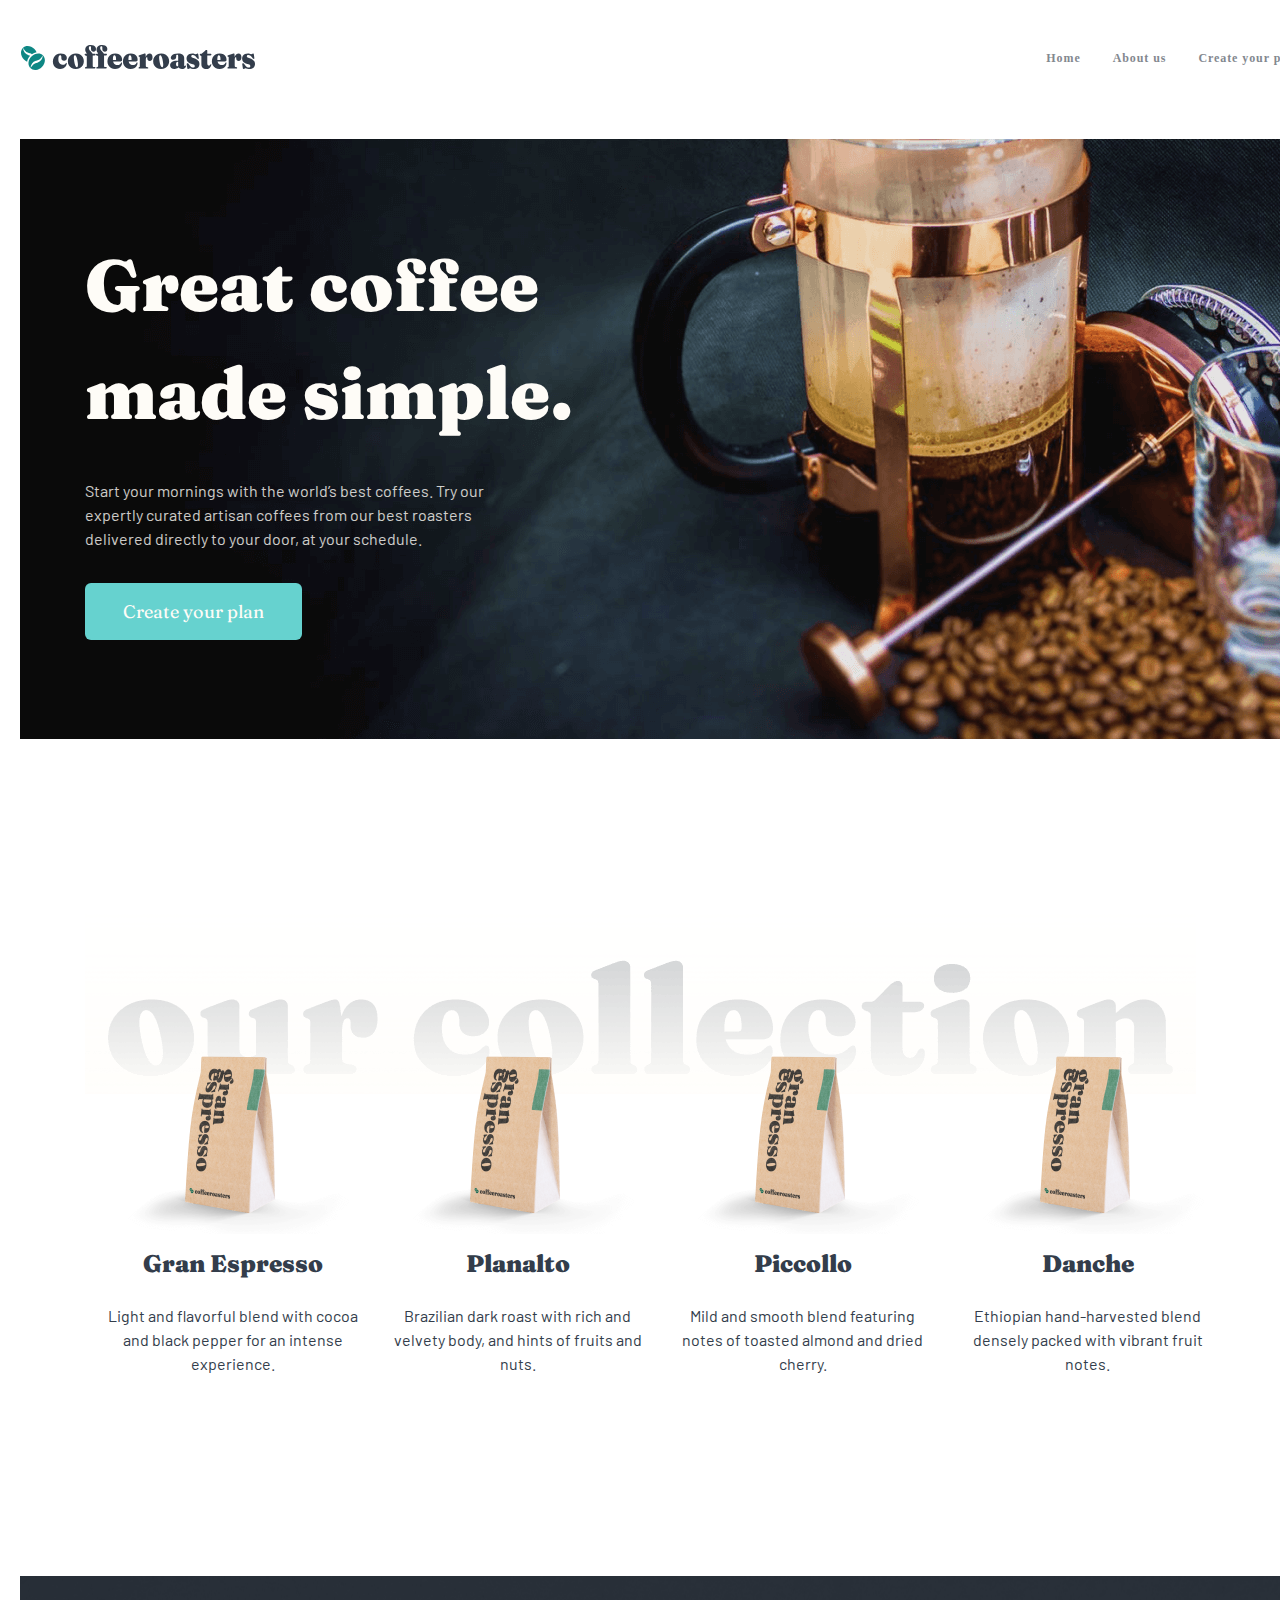
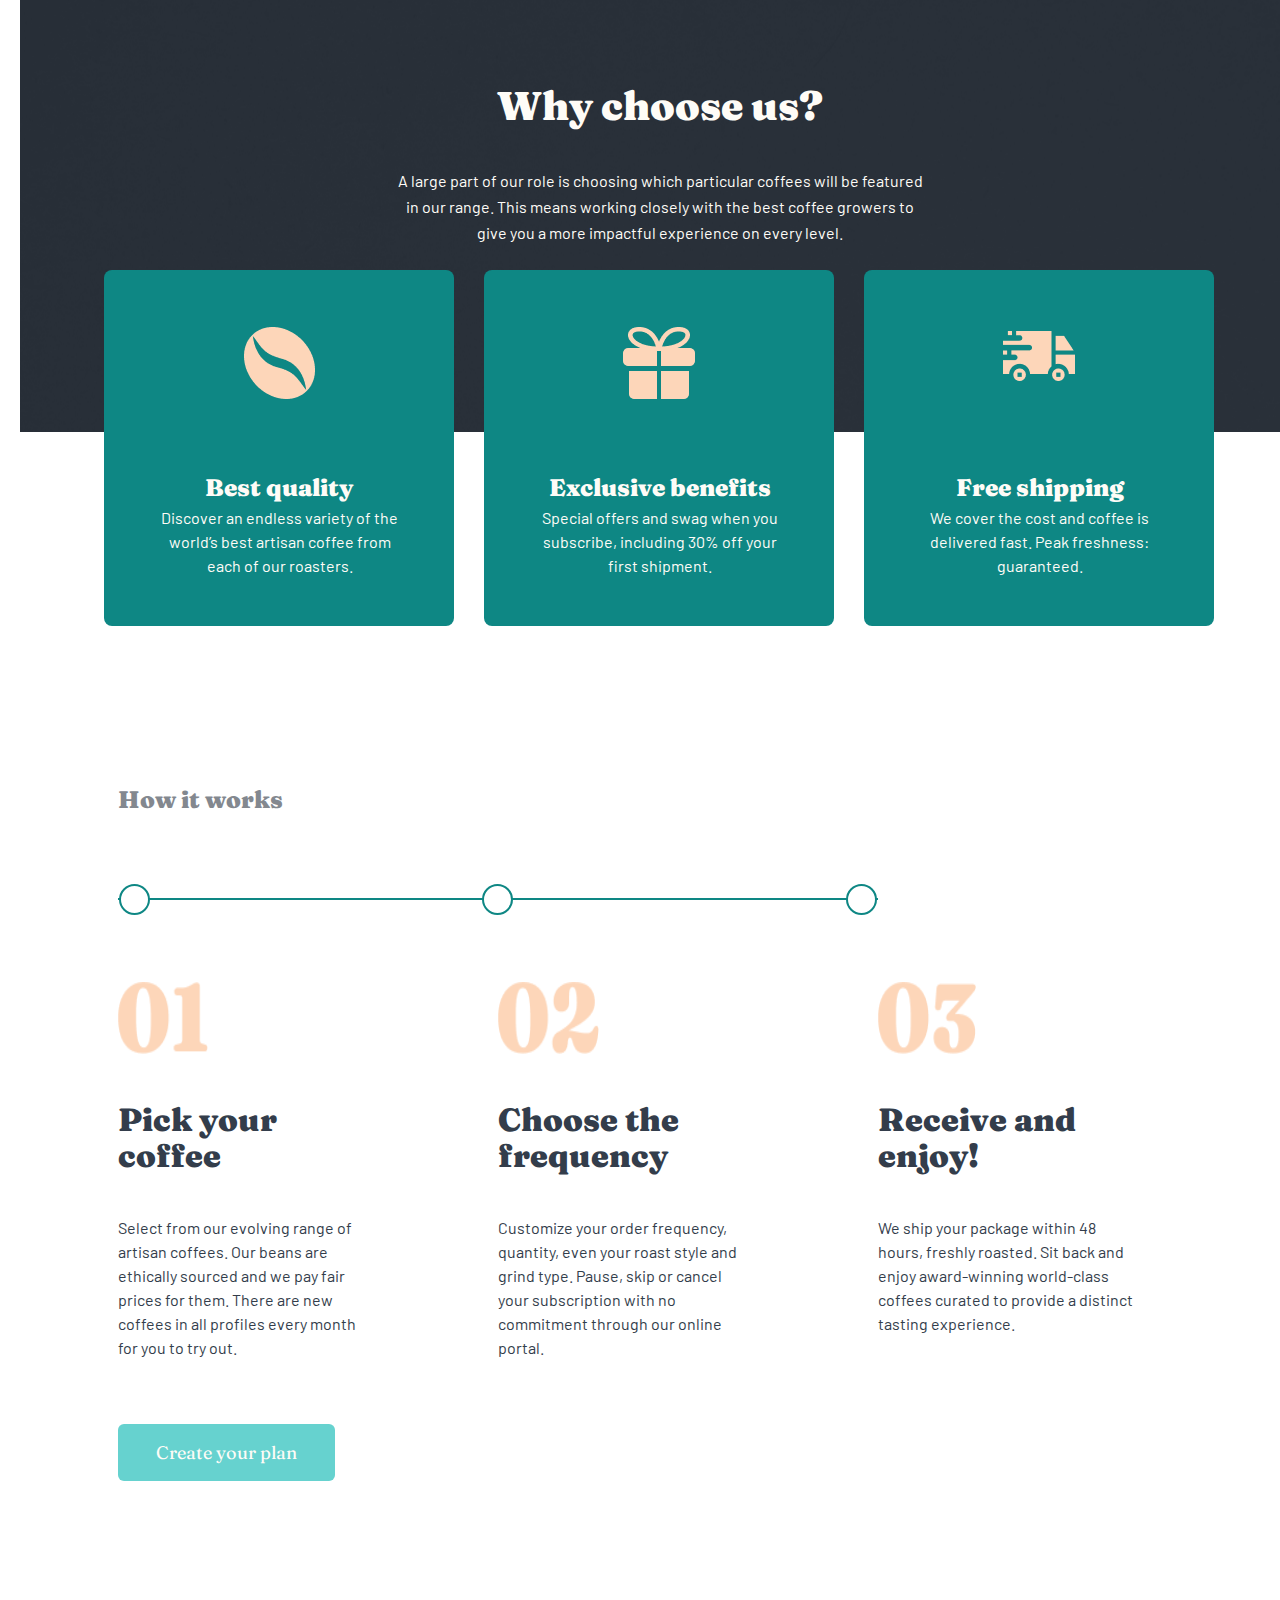
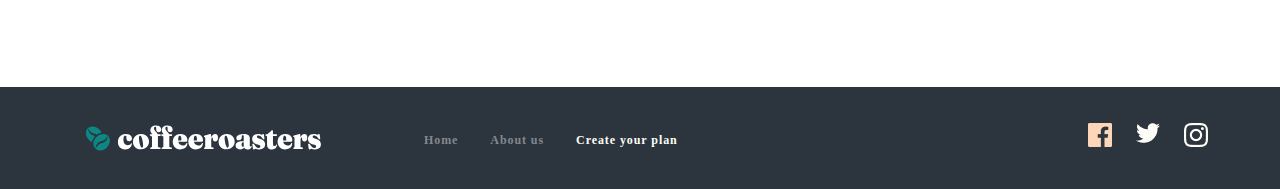
<file: index.html>
<!DOCTYPE html>
<html lang="en">
<head>
    <meta charset="UTF-8">
    <meta http-equiv="X-UA-Compatible" content="IE=edge">
    <meta name="viewport" content="width=device-width, initial-scale=1.0">
    <link rel="stylesheet" href="./css/main.min.css">
    <title>Document</title>
</head>
<body>
    <!-- HEADER  -->
    <header class="header">
        
        <div class="container">
            
            <a  class="cite__logo" href="./index.html">
                <img class="logo__img"
                src="./images/logo-img.svg" 
                alt="cofferoasters logo image"
                width="236"
                height="26" >
            </a>
            <!-- NAV  -->
            <nav class="nav__bar">
                
                <ul class="nav__list">
                    
                    <li class="nav__item">
                        <a class="nav__link" href="./index.html"  >Home
                        </a> </li>
                        
                        <li class="nav__item">
                            <a class="nav__link" href="./about.html" >About us </a> </li>
                            
                            <li class="nav__item">
                                <a class="nav__link" href="./plan.html" >Create your plan </a> </li>
                                
                            </ul>
                            
                        </nav>
                        
                    </div>
                    
                </header>
                
                <!-- MAIN-->
                <main class="main">
                    <!-- HERO  -->
                    <section class="hero">
                        
                        <div class="container">
                            <h1 class="hero__heading">
                                Great coffee
                                made simple.
                            </h1>
                            
                            <p class="hero__paragraph">
                                Start your mornings with the world’s best coffees. Try our expertly curated artisan coffees from our best roasters delivered directly to your door, at your schedule.
                            </p>
                            
                            <a class="hero__link button" 
                            href="#" 
                            title="Create your plan">Create your plan</a>
                            
                        </div>
                        
                    </section>
                    <!-- TYPES COFFE  -->
                    <section class="types__cofe">
                        
                        <div class="container__smal">
                            
                            <ul class="types__coffe__list">
                                
                                <li class="types__coffe__item">
                                    
                                    <h2 class="types__coffe_heading">
                                        Gran Espresso
                                    </h2>
                                    
                                    <p class="types__coffe__paragraph">
                                        Light and flavorful blend with cocoa and black pepper for an intense experience.
                                    </p>
                                    
                                </li>
                                
                                <li class="types__coffe__item">
                                    
                                    <h2 class="types__coffe_heading">
                                        Planalto
                                    </h2>
                                    
                                    <p class="types__coffe__paragraph">
                                        Brazilian dark roast with rich and velvety body, and hints of fruits and nuts.
                                    </p>
                                    
                                </li>
                                
                                <li class="types__coffe__item">
                                    
                                    <h2 class="types__coffe_heading">
                                        Piccollo    
                                    </h2>
                                    
                                    <p class="types__coffe__paragraph">
                                        Mild and smooth blend featuring notes of toasted almond and dried cherry.
                                    </p>
                                    
                                </li>
                                
                                <li class="types__coffe__item">
                                    
                                    <h2 class="types__coffe_heading">
                                        Danche
                                    </h2>
                                    
                                    <p class="types__coffe__paragraph">
                                        Ethiopian hand-harvested blend densely packed with vibrant fruit notes.
                                    </p>
                                    
                                </li>
                                
                            </ul>
                            
                        </div>
                        
                    </section>
                    
                    <section class="servises">
                        
                        <div class="container">
                            
                            <div class="servises__info">
                                
                                <h2 class="servises__heading">
                                    
                                    Why choose us?
                                    
                                </h2>
                                
                                <p class="servises__paragraph">
                                    
                                    A large part of our role is choosing which particular coffees will be featured 
                                    in our range. This means working closely with the best coffee growers to give 
                                    you a more impactful experience on every level.
                                    
                                </p>
                                
                            </div>
                            <ul class="servises_list">
                                
                                <li class="servises__item__quality">
                                    
                                    <h2 class="servises__item__heading">
                                        
                                        Best quality
                                        
                                    </h2>
                                    
                                    <p class="servises__item__paragraph">
                                        
                                        Discover an endless variety of the world’s best artisan coffee from each of our roasters.
                                        
                                    </p>
                                    
                                </li>
                                
                                <li class="servises__item__gift">
                                    
                                    <h2 class="servises__item__heading">
                                        
                                        Exclusive benefits
                                        
                                    </h2>
                                    
                                    <p class="servises__item__paragraph">
                                        
                                        Special offers and swag when you subscribe, including 30% off your first shipment.
                                        
                                    </p>
                                    
                                </li>
                                
                                <li class="servises__item__delivery">
                                    
                                    <h2 class="servises__item__heading">
                                        
                                        Free shipping
                                        
                                    </h2>
                                    
                                    <p class="servises__item__paragraph">
                                        We cover the cost and coffee is delivered fast. Peak freshness: guaranteed.
                                        
                                    </p>
                                    
                                </li>
                                
                            </ul>
                            
                        </div>
                        
                    </section>
                    
                    <section class="system__works">
                        
                        <div class="container__smal">
                            
                            <h2 class="system__works__heading">
                                How it works
                            </h2>
                            
                            <div class="line">
                                
                                <span class="line_item">
                                    
                                    <span class="over__line"></span>
                                    
                                    <span class="over__line"></span>
                                    
                                    <span class="over__line"></span>
                                    
                                </span>
                                
                            </div>
                            
                            <div class="work__stages">
                                
                                <ul class="card__list">
                                    
                                    <li class="card__item__first">
                                        
                                        <h2 class="card__heading">
                                            Pick your
                                            coffee
                                        </h2>
                                        
                                        <p class="card__paragraph">
                                            
                                            Select from our evolving range of artisan coffees. Our beans are ethically sourced and we pay fair prices for them. There are new coffees in all profiles every month for you to try out.
                                            
                                        </p>
                                        
                                    </li>
                                    
                                    <li class="card__item__second">

                                        <h2 class="card__heading">
                                            Choose the frequency
                                        </h2>
                                        
                                        <p class="card__paragraph">
                                            
                                            Customize your order frequency, quantity, even your roast style and grind type. Pause, skip or cancel your subscription with no commitment through our online portal.
                                            
                                        </p>

                                    </li>
                                    
                                    <li class="card__item__thirt">

                                        <h2 class="card__heading">
                                            Receive and enjoy!
                                        </h2>
                                        
                                        <p class="card__paragraph">
                                            
                                            We ship your package within 48 hours, freshly roasted. Sit back and enjoy award-winning world-class coffees curated to provide a distinct tasting experience.
                                            
                                        </p>

                                    </li>
                                    
                                </ul>
                                
                                <a class="hero__link button" 
                                href="#" 
                                title="Create your plan">Create your plan</a>

                            </div>
                            
                        </div>
                        
                        
                    </section>
                    
                </main>

                <footer class="footer">

                    <div class="container">

                        <a  class="cite__logo cite__logo--footer" href="./index.html">
                            <img class="logo__img"
                            src="./images/logo footer.svg" 
                            alt="cofferoasters logo image"
                            width="236"
                            height="26" >
                        </a>
                        <!-- NAV  -->
                        <nav class="nav__bar">
                            
                            <ul class="nav__list">
                                
                                <li class="nav__item">
                                    <a class="nav__link " href="./index.html"  >Home
                                    </a> </li>
                                    
                                    <li class="nav__item">
                                        <a class="nav__link" href="#" >About us </a> </li>
                                        
                                        <li class="nav__item ">
                                            <a class="nav__link nav__link--active" href="#" >Create your plan </a> </li>
                                            
                                        </ul>
                                        
                                    </nav>
                                    <!-- SOCIAL MEDIA -->
                          <ul class="social">

                              <li class="social__list">

                                  <a class="social__link" href="./index.html" >
                                      <img class="social__img" 
                                      src="./images/facebook.png"
                                      alt="social link facebook"
                                      width="24"
                                      height="24">
                                  </a>
                              </li>
                              <li class="social__list">

                                <a class="social__link" href="./index.html" >
                                    <img class="social__img" 
                                    src="./images/twiter.png"
                                    alt="social link twiter"
                                    width="24"
                                    height="20">
                                </a>
                            </li>
                            <li class="social__list">

                                <a class="social__link" href="./index.html" >
                                    <img class="social__img" 
                                    src="./images/instagram.png"
                                    alt="social link instagram"
                                    width="24"
                                    height="24">
                                </a>
                            </li>

                          </ul>
                    

                    </div>

                </footer>
                
                
            </body>
            </html>
</file>
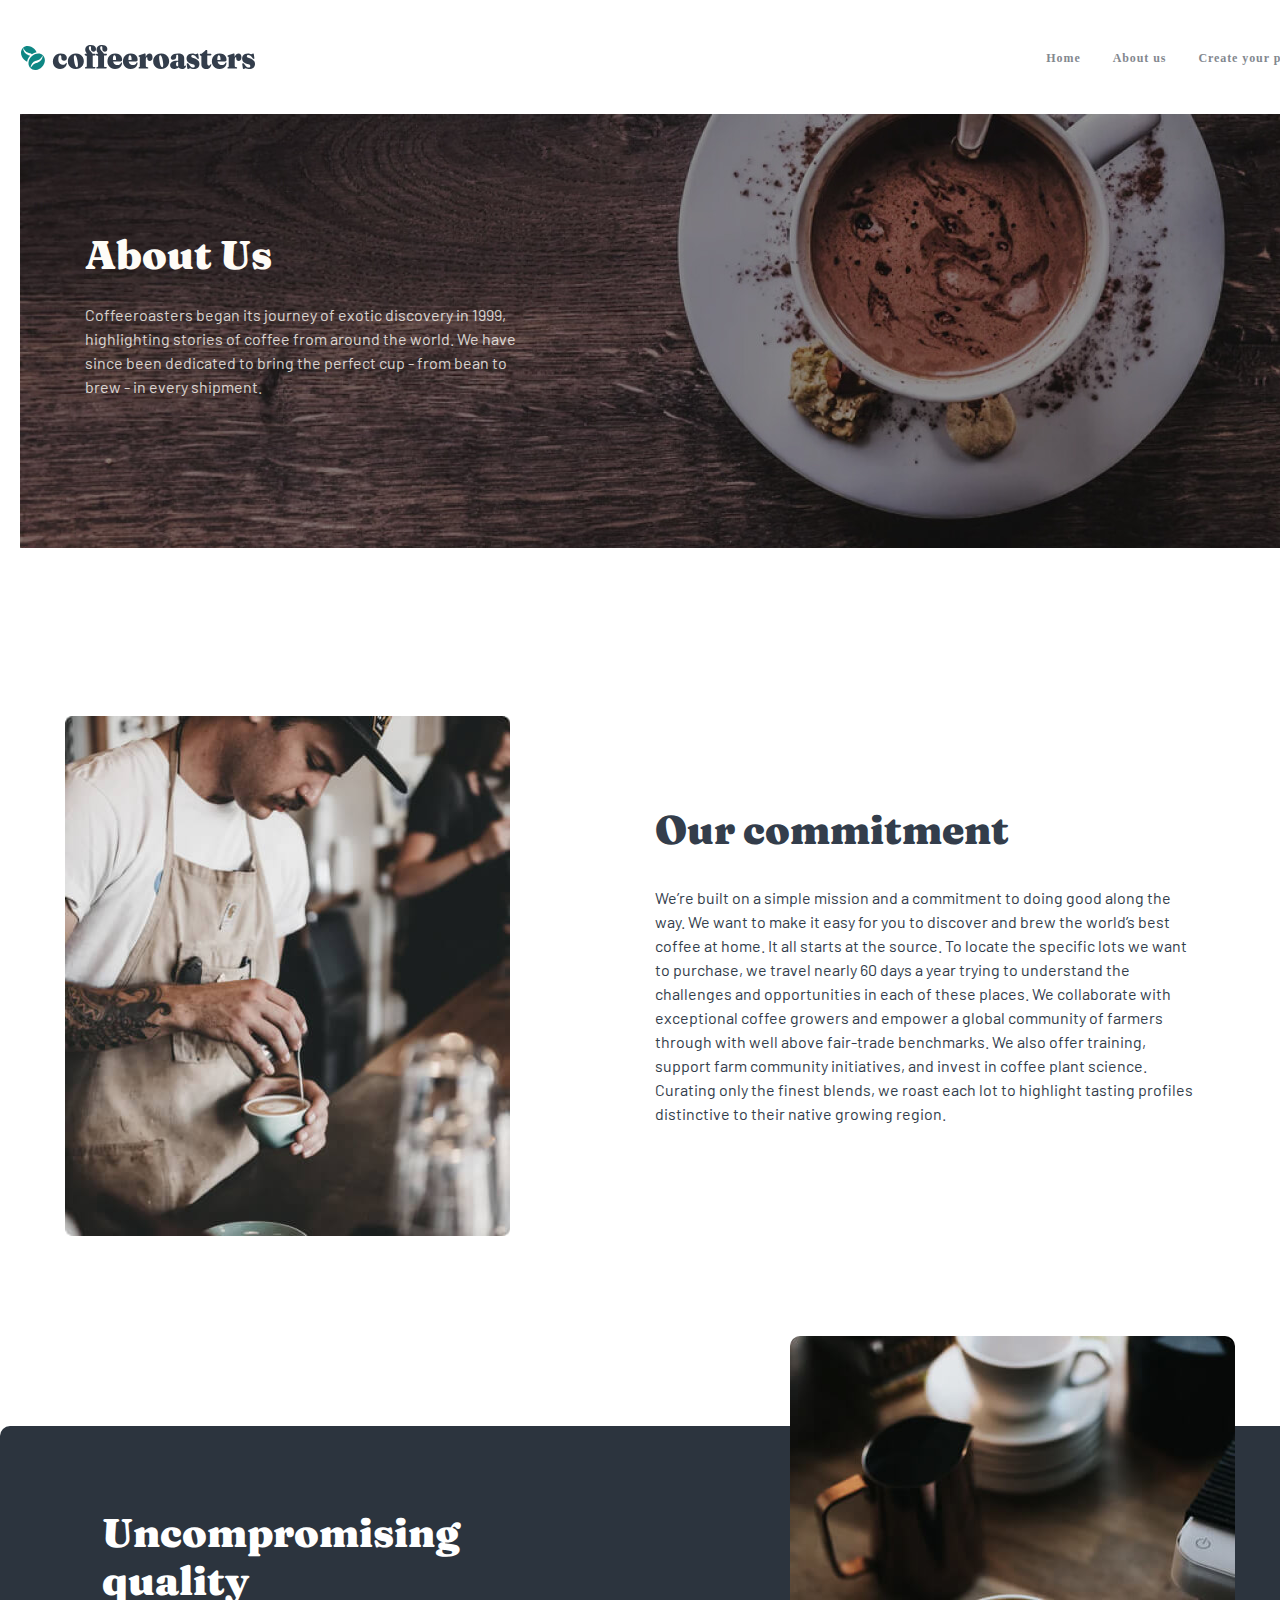
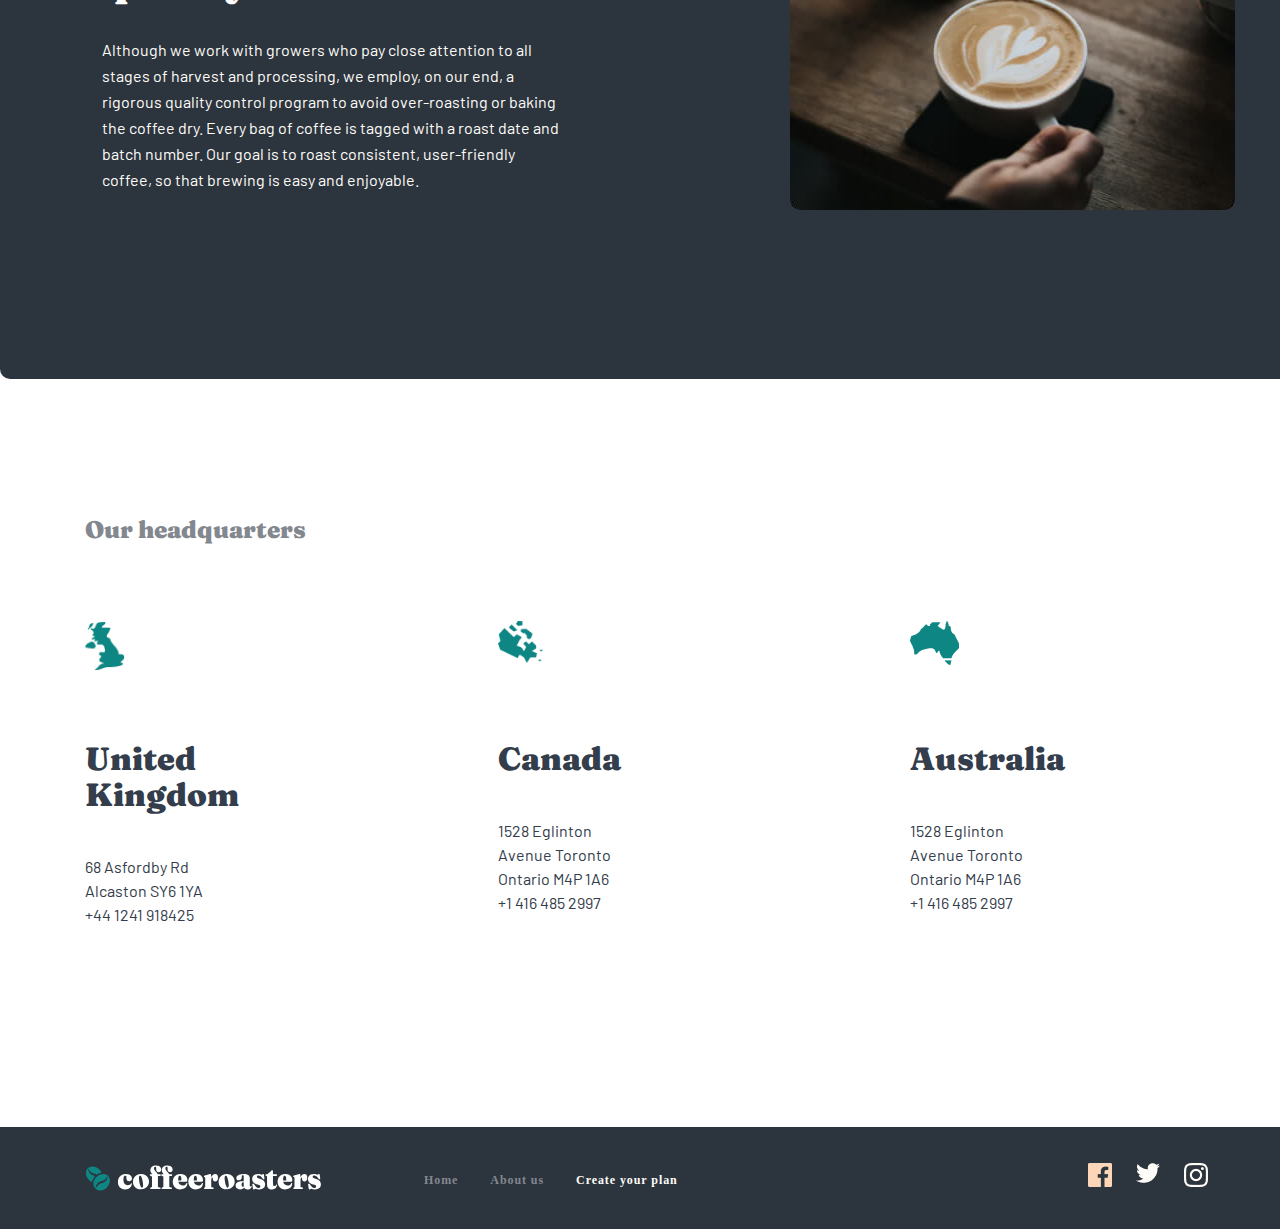
<file: about.html>
<!DOCTYPE html>
<html lang="en">
<head>
    <meta charset="UTF-8">
    <meta http-equiv="X-UA-Compatible" content="IE=edge">
    <meta name="viewport" content="width=device-width, initial-scale=1.0">
    <link rel="stylesheet" href="./css/main.min.css">
    <title>Document</title>
</head>
<body>
    
 <!-- HEADER  -->
 <header class="header">
        
    <div class="container">
        
        <a  class="cite__logo" href="./index.html">
            <img class="logo__img"
            src="./images/logo-img.svg" 
            alt="cofferoasters logo image"
            width="236"
            height="26" >
        </a>
        <!-- NAV  -->
        <nav class="nav__bar">
            
            <ul class="nav__list">
                
                <li class="nav__item">
                    <a class="nav__link " href="./index.html"  >Home
                    </a> </li>
                    
                    <li class="nav__item">
                        <a class="nav__link" href="./about.html" >About us </a> </li>
                        
                        <li class="nav__item">
                            <a class="nav__link" href="./plan.html" >Create your plan </a> </li>
                            
                        </ul>
                        
                    </nav>
                    
                </div>
                
            </header>

              <!-- MAIN-->
              <main class="main">   
                <!-- HERO  -->
                <section class="about__hero">
                    
                    <div class="container">

                        <h1 class="about__heading">
                         About Us
                        </h1>
                        
                        <p class="hero__paragraph">
                            Coffeeroasters began its journey of exotic discovery in 1999, highlighting stories of coffee from around the world. We have since been dedicated to bring the perfect cup - from bean to brew - in every shipment.
                        </p>
                                            
                    </div>
    
                </section>
            
                <section class="commitment">

                    <div class="container__smal">

                        <div class="commitment__info">

                            <h2 class="commitment__heading">
                                Our commitment

                            </h2>

                            <p class="commitment__paragraph">
                                We’re built on a simple mission and a commitment to doing good along the way. We want to make it easy for you to discover and brew the world’s best coffee at home. It all starts at the source. To locate the specific lots we want to purchase, we travel nearly 60 days a year trying to understand the challenges and opportunities in each of these places. We collaborate with exceptional coffee growers and empower a global community of farmers through with well above fair-trade benchmarks. We also offer training, support farm community initiatives, and invest in coffee plant science. Curating only the finest blends, we roast each lot to highlight tasting profiles distinctive to their native growing region.
                            </p>

                        </div>

                    </div>

                </section>
     <section class="quality">

        <div class="container">

        <div class="quality__info">
            <div class="quality__box">
                <h2 class="quality__header">
                    Uncompromising quality
                </h2>
    
                <p class="quality__paragraph">
                    Although we work with growers who pay close attention to all stages of harvest and processing, we employ, on our end, a rigorous quality control program to avoid over-roasting or baking the coffee dry. Every bag of coffee is tagged with a roast date and batch number. Our goal is to roast consistent, user-friendly coffee, so that brewing is easy and enjoyable.
                </p>
            </div>
            <img class="quality__img" 
            src="./images/about.img/bgr.img.quality.jpg"
             alt="quality images"
             width="445"
             height="474" >
        </div>

        </div>

     </section>
   <section class="headquarters">
    
   <div class="container__smal">

    <h2 class="headquarters__heading">
        Our headquarters
    </h2>

       <ul class="card__list">
      
        <li class="card__item__first about__first">

            <h2 class="card__heading">United Kingdom</h2>

            <p class="card__paragraph about" >68  Asfordby Rd
                Alcaston
                SY6 1YA
                +44 1241 918425</p>

        </li>
        <li class="card__item__second about__second">

            <h2 class="card__heading">Canada</h2>

            <p class="card__paragraph about">1528  Eglinton Avenue
                Toronto
                Ontario M4P 1A6
                +1 416 485 2997</p>

        </li>

        <li class="card__item__thirt about__thirt">

            <h2 class="card__heading">Australia</h2>

            <p class="card__paragraph about">1528  Eglinton Avenue
                Toronto
                Ontario M4P 1A6
                +1 416 485 2997
            </p>

        </li>


       </ul>

   </div>


   </section>

</main>

<footer class="footer">

    <div class="container">

        <a  class="cite__logo cite__logo--footer" href="./index.html">
            <img class="logo__img"
            src="./images/logo footer.svg" 
            alt="cofferoasters logo image"
            width="236"
            height="26" >
        </a>
        <!-- NAV  -->
        <nav class="nav__bar">
            
            <ul class="nav__list">
                
                <li class="nav__item">
                    <a class="nav__link " href="./index.html"  >Home
                    </a> </li>
                    
                    <li class="nav__item">
                        <a class="nav__link" href="#" >About us </a> </li>
                        
                        <li class="nav__item ">
                            <a class="nav__link nav__link--active" href="#" >Create your plan </a> </li>
                            
                        </ul>
                        
                    </nav>
                    <!-- SOCIAL MEDIA -->
          <ul class="social">

              <li class="social__list">

                  <a class="social__link" href="./index.html" >
                      <img class="social__img" 
                      src="./images/facebook.png"
                      alt="social link facebook"
                      width="24"
                      height="24">
                  </a>
              </li>
              <li class="social__list">

                <a class="social__link" href="./index.html" >
                    <img class="social__img" 
                    src="./images/twiter.png"
                    alt="social link twiter"
                    width="24"
                    height="20">
                </a>
            </li>
            <li class="social__list">

                <a class="social__link" href="./index.html" >
                    <img class="social__img" 
                    src="./images/instagram.png"
                    alt="social link instagram"
                    width="24"
                    height="24">
                </a>
            </li>

          </ul>
    

    </div>

</footer>

</body>
</html>
</file>
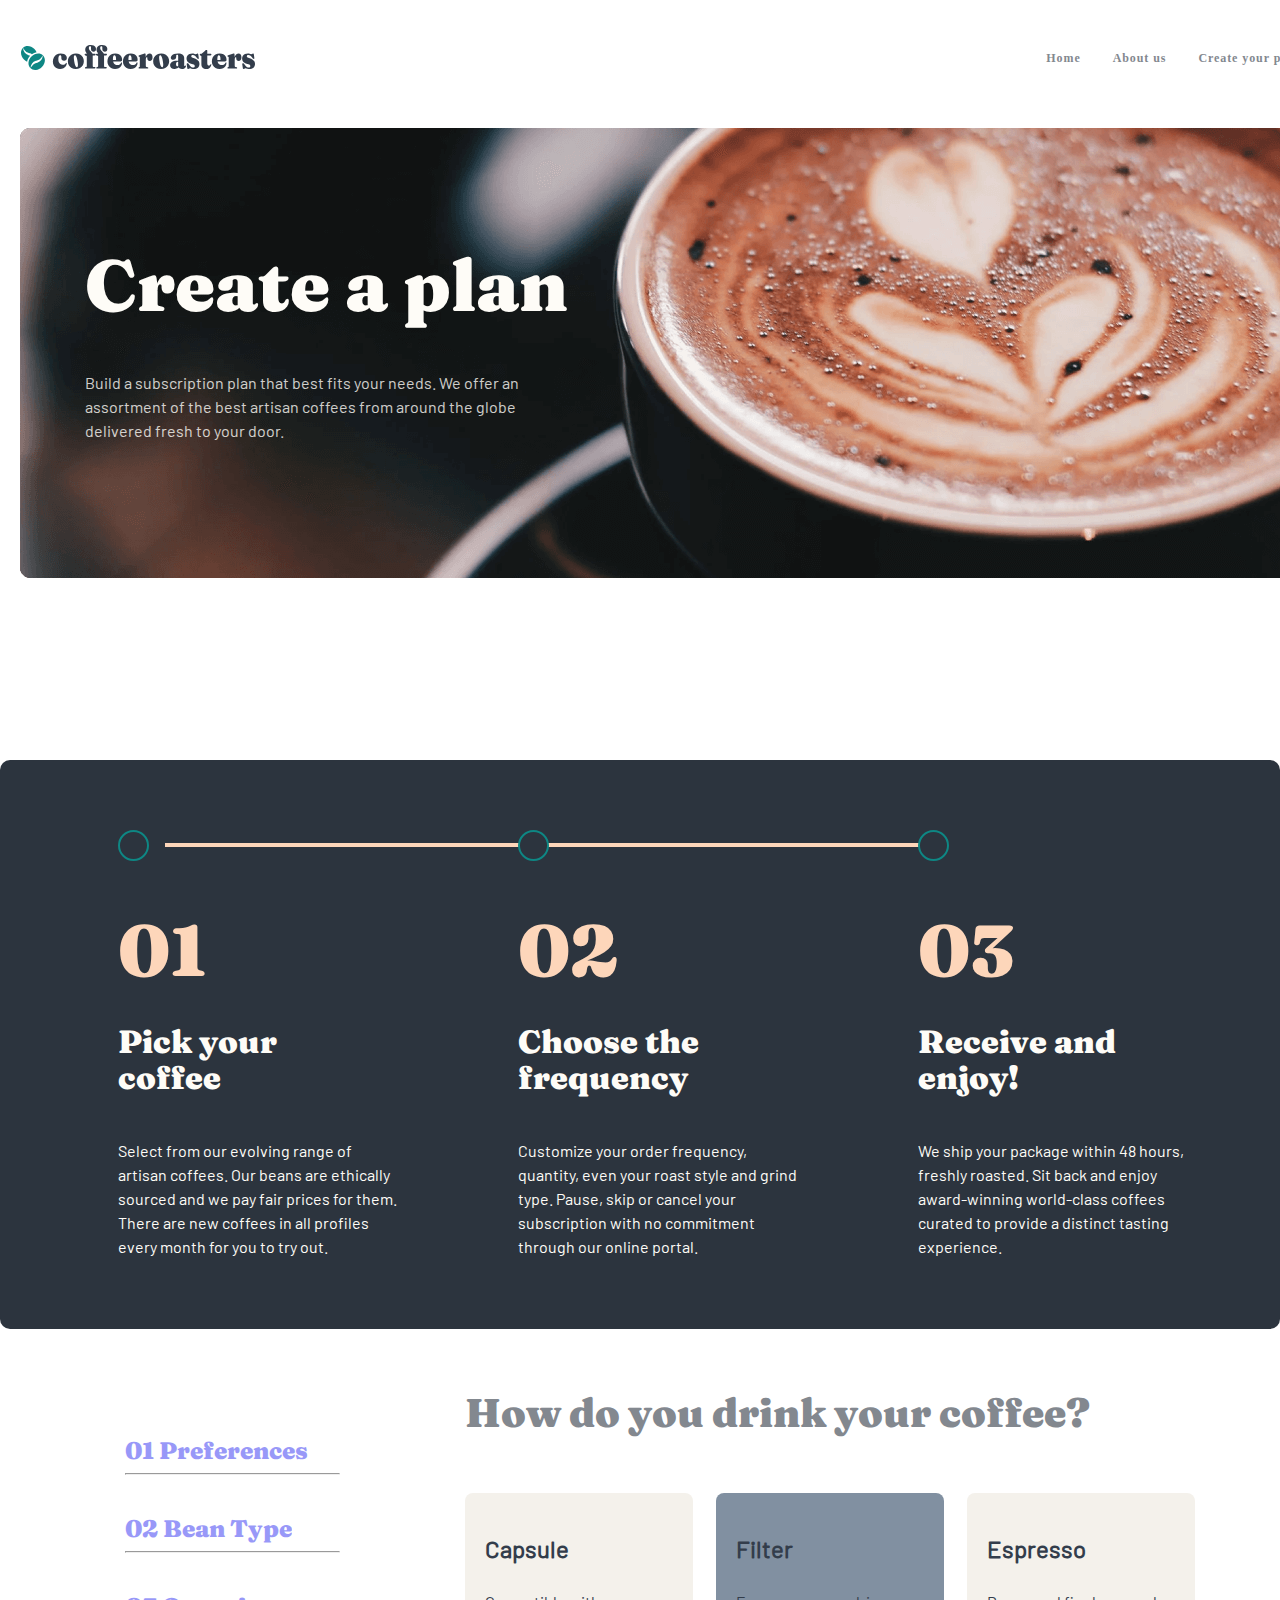
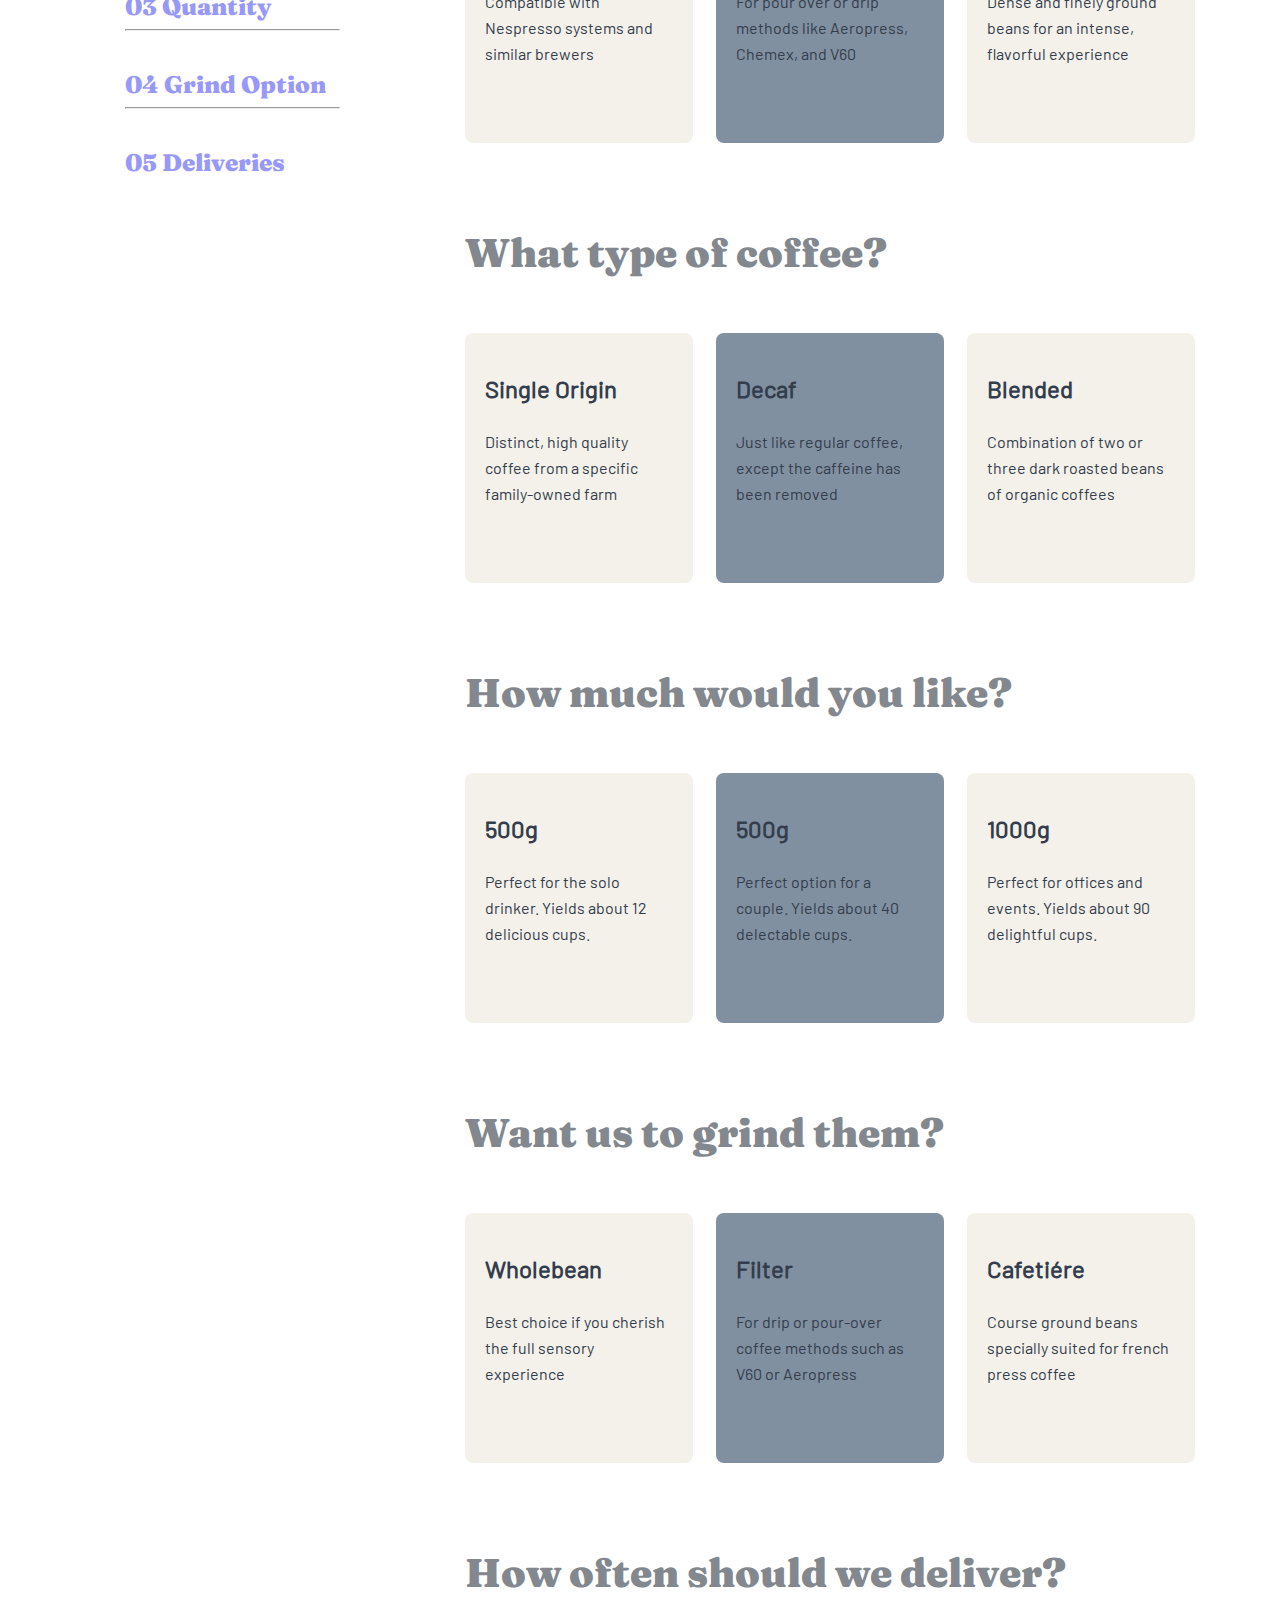
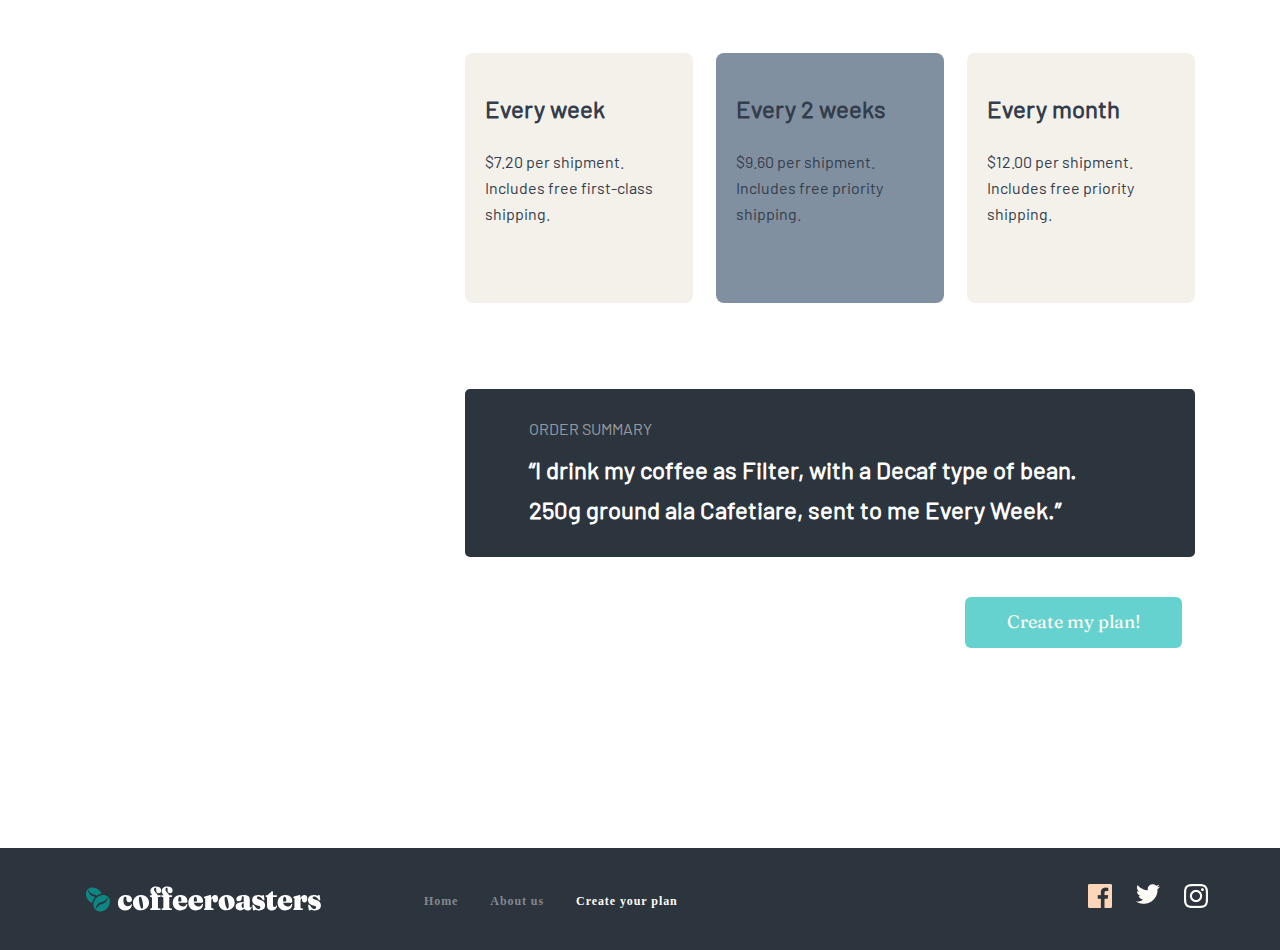
<file: plan.html>
<!DOCTYPE html>
<html lang="en">
<head>
    <meta charset="UTF-8">
    <meta http-equiv="X-UA-Compatible" content="IE=edge">
    <meta name="viewport" content="width=device-width, initial-scale=1.0">
    <link rel="stylesheet" href="./css/main.min.css">
    <title>Document</title>
</head>
<body>
    <!-- HEADER  -->
    <header class="header">
        
        <div class="container">
            
            <a  class="cite__logo" href="./index.html">
                <img class="logo__img"
                src="./images/logo-img.svg" 
                alt="cofferoasters logo image"
                width="236"
                height="26" >
            </a>
            <!-- NAV  -->
            <nav class="nav__bar">
                
                <ul class="nav__list">
                    
                    <li class="nav__item">
                        <a class="nav__link" href="./index.html"  >Home
                        </a> </li>
                        
                        <li class="nav__item">
                            <a class="nav__link" href="./about.html" >About us </a> </li>
                            
                            <li class="nav__item">
                                <a class="nav__link" href="#" >Create your plan </a> </li>
                                
                            </ul>
                            
                        </nav>
                        
                    </div>
                    
                </header>
                
                <!-- MAIN-->
                <main class="main">   
                    <!-- HERO  -->
                    <section class="plan__hero">
                        
                        <div class="container">
                            
                            <h1 class="hero__heading">
                                Create a plan
                            </h1>
                            
                            <p class="hero__paragraph">
                                Build a subscription plan that best fits your needs. We offer an assortment of the best artisan coffees from around the globe delivered fresh to your door.
                            </p>
                            
                        </div>
                        
                    </section>
                    
                    <!-- SYSTEM WORKS  -->
                    
                    <section class="plan__works">
                        
                        <div class="container">
                            
                            <ol class="plan__works__list">
                                
                                <li class="plan__works__item">
                                    
                                    <h2 class="plan__works__heading">
                                        
                                        <span class="works__heading__count">
                                            01
                                        </span>
                                        <span class="works__heading"> 
                                            Pick your
                                            coffee
                                        </span>
                                        
                                    </h2>
                                    
                                    <p class="plan__works__paragraph">
                                        
                                        Select from our evolving range of artisan coffees. Our beans are ethically 
                                        sourced and we pay fair prices for them. There are new coffees in all profiles 
                                        every month for you to try out.
                                        
                                    </p>
                                    
                                </li>
                                
                                <li class="plan__works__item">
                                    
                                    <h2 class="plan__works__heading">
                                        
                                        <span class="works__heading__count">
                                            02
                                        </span>
                                        <span class="works__heading">Choose the frequency</span>
                                    </h2>
                                    
                                    <p class="plan__works__paragraph">
                                        
                                        Customize your order frequency, quantity, even your roast style and grind type. Pause, skip or cancel your subscription with no commitment through our online portal.
                                        
                                    </p>
                                    
                                </li>
                                
                                <li class="plan__works__item">
                                    
                                    <h2 class="plan__works__heading">
                                        
                                        <span class="works__heading__count">
                                            03
                                        </span>
                                        <span class="works__heading"> Receive and enjoy!</span>
                                        
                                    </h2>
                                    
                                    <p class="plan__works__paragraph">
                                        
                                        We ship your package within 48 hours, freshly roasted. Sit back and enjoy award-winning world-class coffees curated to provide a distinct tasting experience.
                                        
                                    </p>
                                    
                                </li>
                                
                            </ol>
                            
                        </div>
                        
                    </section>         

                    <!-- QUESTIONS -->
                    
                    <section class="questions">
                    
                    <div class="container__smal">
                        
                        <div class="left">
                            
                            <ol class="left__list">
                                
                                <li class="left__item left__item--activ">
                                   <a class="left__item__link" href="#preferences"> 01  Preferences</a>

                                </li>

                                <hr>
                                
                                <li class="left__item">
                               <a class="left__item__link" href="#typecoffe" >02
                                Bean Type</a>
                                </li>
                               
                                <hr>
                                
                                <li class="left__item">
                                  <a  class="left__item__link" href="# howmach">03
                                    Quantity</a>
                                </li>
                                
                                <hr>

                                <li class="left__item">
                                    <a  class="left__item__link" href="#grind">  04
                                        Grind Option</a>
                                </li>
                                
                                <hr>

                                <li class="left__item">
                                  <a class="left__item__link" href="#deliveries" > 05
                                    Deliveries</a>
                                </li>
                                
                            </ol>
                            
                        </div>

                        <!-- INPUT  -->

                        <div class="right">
                            
                            <form class="form" action="https://echo.htmlacademy.com">

                               <div class="input__box">

                                <h2 class="form__heading" id="preferences">
                                    How do you drink your coffee?
                                </h2>
                               
                               <div class="input">

                                <label class="left">

                                    <input class="left__input visually-hidden" type="radio" name="capsula">

                                    <span class="input__left" >

                                        <p class="input__heading">
                                            Capsule
                                        </p>

                                        <p class="input__paragraph">
                                            Compatible with Nespresso systems and similar brewers
                                        </p>

                                    </span>

                                </label>

                                
                                <label class="middle">

                                    <input class="middle__input visually-hidden" type="radio" name="filter">

                                    <span class="input__middle" >

                                        <p class="input__heading">
                                            Filter
                                        </p>

                                        <p class="input__paragraph">
                                            For pour over or drip methods like Aeropress, Chemex, and V60
                                        </p>

                                    </span>

                                </label>

                                
                                <label class="right">

                                    <input class="right__input visually-hidden" type="radio" name="espreso">

                                    <span class="input__right" >

                                        <p class="input__heading">
                                            Espresso
                                        </p>

                                        <p class="input__paragraph">
                                            Dense and finely ground beans for an intense, flavorful experience
                                        </p>

                                    </span>

                                </label>


                               </div>


                               </div>
                               
                               <div class="input__box">

                                <h2 class="form__heading" id="typecoffe">
                                    What type of coffee?
                                </h2>
                               
                               <div class="input">
    
                                <label class="left">
    
                                    <input class="left__input visually-hidden" type="radio" name="single origin">
    
                                    <span class="input__left" >
    
                                        <p class="input__heading">
                                            Single Origin
                                        </p>
    
                                        <p class="input__paragraph">
                                            Distinct, high quality coffee from a specific family-owned farm
                                        </p>
    
                                    </span>
    
                                </label>
    
                                
                                <label class="middle">
    
                                    <input class="middle__input visually-hidden" type="radio" name="Decaf">
    
                                    <span class="input__middle" >
    
                                        <p class="input__heading">
                                            Decaf
                                        </p>
    
                                        <p class="input__paragraph">
                                            Just like regular coffee, except the caffeine has been removed
                                        </p>
    
                                    </span>
    
                                </label>
    
                                
                                <label class="right">
    
                                    <input class="right__input visually-hidden" type="radio" name="Blended">
    
                                    <span class="input__right" >
    
                                        <p class="input__heading">
                                            Blended
                                        </p>
    
                                        <p class="input__paragraph">
                                            Combination of two or three dark roasted beans of organic coffees
                                        </p>
    
                                    </span>
    
                                </label>
    
    
                               </div>
                                    

                               </div>

                               <div class="input__box">

                                <h2 class="form__heading" id="howmach">
                                    How much would you like?
                                </h2>
                               
                               <div class="input">

                                <label class="left">

                                    <input class="left__input visually-hidden" type="radio" name="500g">

                                    <span class="input__left" >

                                        <p class="input__heading">
                                            500g
                                        </p>

                                        <p class="input__paragraph">
                                            Perfect for the solo drinker. Yields about 12 delicious cups.
                                        </p>

                                    </span>

                                </label>

                                
                                <label class="middle">

                                    <input class="middle__input visually-hidden" type="radio" name="500g">

                                    <span class="input__middle" >

                                        <p class="input__heading">
                                            500g
                                        </p>

                                        <p class="input__paragraph">
                                            Perfect option for a couple. Yields about 40 delectable cups.
                                        </p>

                                    </span>

                                </label>

                                
                                <label class="right">

                                    <input class="right__input visually-hidden" type="radio" name="1000g"> 

                                    <span class="input__right" >

                                        <p class="input__heading">
                                            1000g
                                        </p>

                                        <p class="input__paragraph">
                                            Perfect for offices and events. Yields about 90 delightful cups.
                                        </p>

                                    </span>

                                </label>


                               </div>


                               </div>


                               <div class="input__box">

                                <h2 class="form__heading" id="grind">
                                    Want us to grind them?
                                </h2>
                               
                               <div class="input">

                                <label class="left">

                                    <input class="left__input visually-hidden" type="radio" name="Whosleban">

                                    <span class="input__left" >

                                        <p class="input__heading">
                                            Wholebean
                                        </p>

                                        <p class="input__paragraph">
                                            Best choice if you cherish the full sensory experience
                                        </p>

                                    </span>

                                </label>

                                
                                <label class="middle">

                                    <input class="middle__input visually-hidden" type="radio" name="Filter">

                                    <span class="input__middle" >

                                        <p class="input__heading">
                                            Filter
                                        </p>

                                        <p class="input__paragraph">
                                            For drip or pour-over coffee methods such as V60 or Aeropress
                                        </p>

                                    </span>

                                </label>

                                
                                <label class="right">

                                    <input class="right__input visually-hidden" type="radio" name="Cafetiere">

                                    <span class="input__right" >

                                        <p class="input__heading">
                                            Cafetiére
                                        </p>

                                        <p class="input__paragraph">
                                            Course ground beans specially suited for french press coffee
                                        </p>

                                    </span>

                                </label>


                               </div>


                               </div>


                               <div class="input__box">

                                <h2 class="form__heading" id="deliveries">
                                    How often should we deliver?
                                </h2>
                               
                               <div class="input">

                                <label class="left">

                                    <input class="left__input visually-hidden" type="radio" name="every week">

                                    <span class="input__left" >

                                        <p class="input__heading">
                                            Every week
                                        </p>

                                        <p class="input__paragraph">
                                            $7.20 per shipment. Includes free first-class shipping.
                                        </p>

                                    </span>

                                </label>

                                
                                <label class="middle">

                                    <input class="middle__input visually-hidden" type="radio" name="every 2 weeks">

                                    <span class="input__middle" >

                                        <p class="input__heading">
                                            Every 2 weeks
                                        </p>

                                        <p class="input__paragraph">
                                            $9.60 per shipment. Includes free priority shipping.
                                        </p>

                                    </span>

                                </label>

                                
                                <label class="right">

                                    <input class="right__input visually-hidden" type="radio" name="every month">

                                    <span class="input__right" >

                                        <p class="input__heading">
                                            Every month
                                        </p>

                                        <p class="input__paragraph">
                                            $12.00 per shipment. Includes free priority shipping.
                                        </p>

                                    </span>

                                </label>

                               </div>

                               </div>

                               <div class="summary">

                                <h2 class="summary__heading">Order Summary</h2>

                                <p class="summary__paragraph">
                                    “I drink my coffee as <strong>Filter, with a Decaf type of bean.</strong> 250g ground ala Cafetiare, sent to me Every Week.”
                                </p>

                               </div> 

                               <button class="button plan__button" type="submit" >Create my plan!</button>

                            </form>

                            
                        </div>
                        
                    </div>
                    
                </section>
                    
                    
                    
                </main>
                
                <!-- FOOTER  -->
                
                <footer class="footer">
                    
                    <div class="container">
                        
                        <a  class="cite__logo cite__logo--footer" href="./index.html">
                            <img class="logo__img"
                            src="./images/logo footer.svg" 
                            alt="cofferoasters logo image"
                            width="236"
                            height="26" >
                        </a>
                        <!-- NAV  -->
                        <nav class="nav__bar">
                            
                            <ul class="nav__list">
                                
                                <li class="nav__item">
                                    <a class="nav__link " href="./index.html"  >Home
                                    </a> </li>
                                    
                                    <li class="nav__item">
                                        <a class="nav__link" href="./about.html" >About us </a> </li>
                                        
                                        <li class="nav__item ">
                                            <a class="nav__link nav__link--active" href="./plan.html" >Create your plan </a> </li>
                                            
                                        </ul>
                                        
                                    </nav>
                                    <!-- SOCIAL MEDIA -->
                                    <ul class="social">
                                        
                                        <li class="social__list">
                                            
                                            <a class="social__link" href="./index.html" >
                                                <img class="social__img" 
                                                src="./images/facebook.png"
                                                alt="social link facebook"
                                                width="24"
                                                height="24">
                                            </a>
                                        </li>
                                        <li class="social__list">
                                            
                                            <a class="social__link" href="./index.html" >
                                                <img class="social__img" 
                                                src="./images/twiter.png"
                                                alt="social link twiter"
                                                width="24"
                                                height="20">
                                            </a>
                                        </li>
                                        <li class="social__list">
                                            
                                            <a class="social__link" href="./index.html" >
                                                <img class="social__img" 
                                                src="./images/instagram.png"
                                                alt="social link instagram"
                                                width="24"
                                                height="24">
                                            </a>
                                        </li>
                                        
                                    </ul>
                                    
                                    
                                </div>
                                
                            </footer>
                            
                            
                        </body>
                        </html>
</file>
<file: css/main.min.css>
/*! normalize.css v8.0.1 | MIT License | github.com/necolas/normalize.css */html{line-height:1.15;-webkit-text-size-adjust:100%}body{margin:0}main{display:block}h1{font-size:2em;margin:0.67em 0}hr{-webkit-box-sizing:content-box;box-sizing:content-box;height:0;overflow:visible}pre{font-family:monospace, monospace;font-size:1em}a{background-color:transparent}abbr[title]{border-bottom:none;text-decoration:underline;-webkit-text-decoration:underline dotted;text-decoration:underline dotted}b,strong{font-weight:bolder}code,kbd,samp{font-family:monospace, monospace;font-size:1em}small{font-size:80%}sub,sup{font-size:75%;line-height:0;position:relative;vertical-align:baseline}sub{bottom:-0.25em}sup{top:-0.5em}img{border-style:none}button,input,optgroup,select,textarea{font-family:inherit;font-size:100%;line-height:1.15;margin:0}button,input{overflow:visible}button,select{text-transform:none}button,[type="button"],[type="reset"],[type="submit"]{-webkit-appearance:button}button::-moz-focus-inner,[type="button"]::-moz-focus-inner,[type="reset"]::-moz-focus-inner,[type="submit"]::-moz-focus-inner{border-style:none;padding:0}button:-moz-focusring,[type="button"]:-moz-focusring,[type="reset"]:-moz-focusring,[type="submit"]:-moz-focusring{outline:1px dotted ButtonText}fieldset{padding:0.35em 0.75em 0.625em}legend{-webkit-box-sizing:border-box;box-sizing:border-box;color:inherit;display:table;max-width:100%;padding:0;white-space:normal}progress{vertical-align:baseline}textarea{overflow:auto}[type="checkbox"],[type="radio"]{-webkit-box-sizing:border-box;box-sizing:border-box;padding:0}[type="number"]::-webkit-inner-spin-button,[type="number"]::-webkit-outer-spin-button{height:auto}[type="search"]{-webkit-appearance:textfield;outline-offset:-2px}[type="search"]::-webkit-search-decoration{-webkit-appearance:none}::-webkit-file-upload-button{-webkit-appearance:button;font:inherit}details{display:block}summary{display:list-item}template{display:none}[hidden]{display:none}@font-face{font-family:'Fraunces';font-style:normal;font-weight:400;src:url("../fonts/fraunces-v10-latin-regular.woff2") format("woff2"),url("../fonts/fraunces-v10-latin-regular.woff") format("woff")}@font-face{font-family:'Fraunces';font-style:normal;font-weight:900;src:url("../fonts/fraunces-v10-latin-900.woff2") format("woff2"),url("../fonts/fraunces-v10-latin-900.woff") format("woff")}@font-face{font-family:'Barlow';font-style:normal;font-weight:400;src:url("../fonts/barlow-v5-latin-regular.woff2") format("woff2"),url("../fonts/barlow-v5-latin-regular.woff") format("woff")}html{height:100%;-webkit-box-sizing:border-box;box-sizing:border-box}*,*::before,*::after{-webkit-box-sizing:inherit;box-sizing:inherit;scroll-behavior:smooth}.visually-hidden{position:absolute;width:1px;height:1px;margin:-1px;bottom:0;padding:0;clip:rect(0 0 0 0);overflow:hidden}body{height:100%;display:-webkit-box;display:-ms-flexbox;display:flex;-webkit-box-orient:vertical;-webkit-box-direction:normal;-ms-flex-direction:column;flex-direction:column;font-family:"Fraunces","Serif";font-size:16px;line-height:1.5;margin:0;padding:0}img{max-width:100%;height:auto}main{-webkit-box-flex:1;-ms-flex-positive:1;flex-grow:1}p{font-family:"Barlow","Arial","San-serif"}.container{width:1320px;margin:0 auto;padding:0 20px}.container__smal{width:1150px;margin:0 auto;padding:0 20px}.header .container{display:-webkit-box;display:-ms-flexbox;display:flex;-webkit-box-pack:justify;-ms-flex-pack:justify;justify-content:space-between;padding:44px 20px}.nav__list{display:-webkit-box;display:-ms-flexbox;display:flex;-webkit-box-pack:center;-ms-flex-pack:center;justify-content:center;vertical-align:middle;margin:0;padding:0;list-style-type:none}.nav__item{margin:0;padding:0}.nav__item+.nav__item{margin-left:32px}.nav__link{font-family:"Barlow,Arial,San-serif";font-weight:700;font-size:12px;line-height:15px;letter-spacing:0.92px;line-height:104%;text-decoration:none;color:#83888F}.cite__logo{width:236px;height:26px;vertical-align:middle}.hero .container{margin-bottom:135px;padding:117px 85px;background-image:url("../images/bgr img hero.png");background-position:center;background-repeat:no-repeat}.hero__heading{width:493px;margin:0;margin-bottom:32px;padding:0;font-weight:900;font-size:72px;color:#FEFCF7}.hero__paragraph{width:445px;margin:0;margin-bottom:32px;padding:0;font-weight:400;font-size:16px;opacity:80%;color:#FEFCF7}.button{display:inline-block;width:217px;margin:0;padding:15px;text-decoration:none;text-align:center;font-size:18px;border-radius:6px;white-space:nowrap;overflow:hidden;text-overflow:ellipsis;background-color:#66D2CF;color:#FEFCF7;cursor:pointer;border:none;-webkit-transform:backround-color 0.2s ease;transform:backround-color 0.2s ease}.button:hover{background-color:#0E8784}.types__cofe .container__smal{margin:0 auto;margin-bottom:200px;padding:0;background-image:url("../images/coffe list bgimage.png");background-position:top;background-repeat:no-repeat}.types__coffe__list{display:-webkit-box;display:-ms-flexbox;display:flex;-webkit-box-pack:justify;-ms-flex-pack:justify;justify-content:space-between;list-style-type:none;text-align:center}.types__coffe__item{width:255px;background-image:url("../images/gran espreso bgraund.png");background-position:center;background-size:255px 193px;background-repeat:no-repeat;margin:0;padding:0;padding-top:350px}.types__coffe_heading{width:255px;margin:0;margin-bottom:24px;padding:0;font-weight:900;font-size:24px;line-height:32px;color:#333D4B}.types__coffe__paragraph{width:255px;margin:0;padding:0;font-size:16px;color:#333D4B}.servises .container{position:relative;margin-bottom:350px;background-image:url("../images/bgr servises img (1).png");background-repeat:no-repeat;background-position:center;background-size:1280px 577px}.servises__info{display:-webkit-box;display:-ms-flexbox;display:flex;-webkit-box-orient:vertical;-webkit-box-direction:normal;-ms-flex-direction:column;flex-direction:column;width:540px;margin:0 auto;padding:100px 370px;-webkit-box-align:center;-ms-flex-align:center;align-items:center;text-align:center}.servises__heading{width:330px;margin:0;margin-bottom:32px;padding:0;font-weight:900;font-size:40px;vertical-align:top;color:#FEFCF7}.servises__paragraph{width:540px;margin:0;margin-bottom:86px;padding:0;font-size:16px;line-height:26px;color:#FEFCF7}.servises_list{position:absolute;z-index:1;right:8%;top:100%;-webkit-transform:translate(0, -50%);transform:translate(0, -50%);display:-webkit-box;display:-ms-flexbox;display:flex;-webkit-box-align:center;-ms-flex-align:center;align-items:center}.servises__item__quality{width:350px;margin:0;padding:200px 48px 48px 48px;background-image:url("../images/img coffe.png");background-repeat:no-repeat;background-position:50% 20%;background-color:#0E8784;border-radius:8px;list-style-type:none;-webkit-box-align:center;-ms-flex-align:center;align-items:center}.servises__item__gift{width:350px;margin:0;margin-left:30px;padding:200px 48px 48px 48px;background-image:url("../images/gift img.png");background-repeat:no-repeat;background-position:50% 20%;background-color:#0E8784;border-radius:8px;list-style-type:none;-webkit-box-align:center;-ms-flex-align:center;align-items:center}.servises__item__delivery{width:350px;margin:0;margin-left:30px;padding:200px 48px 48px 48px;background-image:url("../images/delivery img.png");background-repeat:no-repeat;background-position:50% 20%;background-color:#0E8784;border-radius:8px;list-style-type:none;-webkit-box-align:center;-ms-flex-align:center;align-items:center}.servises__item__heading{width:255px;margin:0;padding:0;font-weight:900;font-size:24px;-webkit-box-align:center;-ms-flex-align:center;align-items:center;text-align:center;color:#FEFCF7}.servises__item__paragraph{width:255px;margin:0;padding:0;text-align:center;color:#FEFCF7}.system__works .container__smal{width:1085px;padding:0 20px}.system__works__heading{width:255px;margin:0;margin-bottom:80px;padding:0;font-size:24px;color:#83888F}.line{width:760px;margin:0;padding:0;padding-right:50px}.line_item{display:-webkit-box;display:-ms-flexbox;display:flex;-webkit-box-pack:justify;-ms-flex-pack:justify;justify-content:space-between;-webkit-box-align:center;-ms-flex-align:center;align-items:center;width:760px;height:1px;margin:0;margin-bottom:82px;z-index:1;border:1px solid #0E8784;background-color:#FDD6BA}.over__line{width:31px;height:31px;margin:0;padding:0;z-index:2;border:2px solid #0E8784;border-radius:50%;background-color:#ffffff}.footer .container{display:-webkit-box;display:-ms-flexbox;display:flex;-webkit-box-align:center;-ms-flex-align:center;align-items:center;margin:0 auto;margin-top:200px;padding:20px 85px;background-color:#2C343E}.cite__logo--footer{margin-right:103px}.nav__link--active{color:#FEFCF7}.social{display:-webkit-box;display:-ms-flexbox;display:flex;list-style-type:none;margin-left:370px}.social__list+.social__list{margin-left:24px}.about__hero .container{margin-bottom:168px;padding:117px 85px;background-image:url("../images/about.img/about hero bgrimg.jpg");background-position:center;background-repeat:no-repeat;border-radius:10px}.about__heading{width:188px;margin:0;margin-bottom:24px;padding:0;font-weight:900;font-size:40px;line-height:48px;color:#FEFCF7}.commitment .container__smal{background-image:url("../images/about.img/ourcomit-bgr-img.jpg");background-size:445px 520px;background-repeat:no-repeat}.commitment__info{display:-webkit-box;display:-ms-flexbox;display:flex;-webkit-box-orient:vertical;-webkit-box-direction:normal;-ms-flex-direction:column;flex-direction:column;-webkit-box-align:end;-ms-flex-align:end;align-items:flex-end;margin-left:auto;padding:90px 0}.commitment__heading{width:357px;margin:0;margin-right:183px;margin-bottom:32px;padding:0;font-weight:900;font-size:40px;line-height:48px;color:#333D4B}.commitment__paragraph{width:540px;margin:0;margin-bottom:210px;padding:0;font-weight:normal;font-size:16px;color:#333D4B}.quality .container{position:relative;background-color:#2C343E;border-radius:10px;margin-bottom:135px}.quality__info{display:-webkit-box;display:-ms-flexbox;display:flex;width:540px;padding-left:82px}.quality__header{padding-top:50px;margin-bottom:32px;font-family:Fraunces 9pt;font-style:normal;font-weight:900;font-size:40px;line-height:48px;color:white}.quality__paragraph{padding-bottom:170px;font-family:Barlow;font-style:normal;font-weight:normal;font-size:16px;line-height:26px;color:#FEFCF7}.quality__img{width:445px;height:474px;position:absolute;right:85px;top:-90px;border-radius:10px}.card__list{display:-webkit-box;display:-ms-flexbox;display:flex;-webkit-box-pack:justify;-ms-flex-pack:justify;justify-content:space-between;margin:0;padding:0;list-style-type:none}.card__item__first{width:285px;margin:0;padding:0;background-image:url("../images/bgi01.png");background-repeat:no-repeat;background-size:90px 72px;background-position:top left}.card__item__second{width:285px;margin:0;padding:0;background-image:url("../images/bgi02.png");background-repeat:no-repeat;background-size:101px 72px;background-position:top left}.card__item__thirt{width:285px;margin:0;padding:0;background-image:url("../images/bgr03.png");background-repeat:no-repeat;background-size:98px 72px;background-position:top left}.card__heading{width:255px;margin:0;margin-bottom:42px;padding:0;padding-top:120px;padding-right:40px;font-weight:900;font-size:32px;line-height:36px;color:#333D4B}.card__paragraph{width:285px;margin:0;margin-bottom:64px;padding:0;padding-right:30px;font-size:16px;color:#333D4B}.headquarters__heading{margin-bottom:75px;font-family:Fraunces 9pt;font-style:normal;font-weight:900;font-size:24px;line-height:32px;color:#83888F}.about__first{background-image:url("../images/about.img/united-kindom.png");background-repeat:no-repeat;background-size:40px 50px}.about__first .card__heading{padding-right:0}.about__second{background-image:url("../images/about.img/canada.png");background-repeat:no-repeat;background-size:45px 42px}.about__thirt{background-image:url("../images/about.img/austria.png");background-repeat:no-repeat;background-size:49px 44px}.about{padding-right:160px;text-align:initial;margin-bottom:0}.plan__hero .container{margin-bottom:168px;padding:117px 85px;background-image:url("../images/plan/plan.hero.bgr.png");background-position:center;background-repeat:no-repeat;border-radius:10px}@media only screen and (-webkit-min-device-pixel-ratio: 2), only screen and (min--moz-device-pixel-ratio: 2), only screen and (min-device-pixel-ratio: 2), only screen and (min-resolution: 192dpi), only screen and (min-resolution: 2dppx){.plan__hero .container{background-image:url("../images/plan/plan.hero2x.png")}}.plan__works .container{width:1280px;margin-bottom:60px;background-color:#2C343E;border-radius:10px}.plan__works__list{display:-webkit-box;display:-ms-flexbox;display:flex;-webkit-box-pack:center;-ms-flex-pack:center;justify-content:center;position:relative;list-style-type:none}.plan__works__list::before{display:block;position:absolute;width:783px;height:3px;top:83px;left:145px;border:2px solid #FDD6BA;content:""}.plan__works__item{position:relative;margin:20px;padding-top:134px}.plan__works__item::before{position:absolute;display:inline-block;z-index:1;width:31px;height:31px;top:50px;border:2px solid #0E8784;border-radius:50%;background-color:#2C343E;content:""}.plan__works__item+.plan__works__item{width:285px;margin-left:95px}.plan__works__heading{display:-webkit-box;display:-ms-flexbox;display:flex;-webkit-box-orient:vertical;-webkit-box-direction:normal;-ms-flex-direction:column;flex-direction:column;margin:0;margin-bottom:43px;padding:0}.works__heading__count{margin:0;margin-bottom:38px;padding:0;font-family:Fraunces 9pt;font-style:normal;font-weight:900;font-size:72px;line-height:72px;color:#FDD6BA}.works__heading{width:255px;margin:0;padding:0;padding-right:50px;font-family:Fraunces 9pt;font-style:normal;font-weight:900;font-size:32px;line-height:36px;color:#FEFCF7}.plan__works__paragraph{width:285px;margin:0;padding:0;padding-bottom:50px;font-family:Barlow;font-style:normal;font-weight:normal;font-size:16px;color:#FEFCF7}.questions .container__smal{display:-webkit-box;display:-ms-flexbox;display:flex;-webkit-box-pack:justify;-ms-flex-pack:justify;justify-content:space-between}.left{display:inline-block}.left__list{display:block;width:255px;list-style-type:none}.left__item{width:211px;height:32px;margin:0;padding:30px 0;font-family:Fraunces 9pt;font-style:normal;font-weight:900;font-size:24px;line-height:32px;color:#333D4B;mix-blend-mode:normal;opacity:0.4}.left__item__link{text-decoration:none}.left__item__link--activ{color:#333D4B}.right{display:inline-block}.form{width:730px;margin-left:120px}.form__heading{display:inline-block;margin:0;margin-bottom:56px;padding:0;font-family:Fraunces 9pt;font-style:normal;font-weight:900;font-size:40px;line-height:48px;color:#83888F}.input__box{margin-bottom:86px}.input{display:-webkit-box;display:-ms-flexbox;display:flex;-webkit-box-pack:justify;-ms-flex-pack:justify;justify-content:space-between}.input__left{display:inline-block;max-width:228px;min-height:250px;margin:0;padding:20px;background-color:#F4F1EB;border-radius:8px}.input__left:hover{background-color:#FDD6BA}.left__input:checked+.input__left{background-color:#0E8784}.input__middle{display:inline-block;max-width:228px;min-height:250px;margin:0;padding:20px;background-color:#8190a1;border-radius:8px}.input__middle:hover{background-color:#FDD6BA}.middle__input:checked+.input__middle{background-color:#0E8784}.input__right{display:inline-block;max-width:228px;min-height:250px;margin:0;padding:20px;background-color:#F4F1EB;border-radius:8px}.input__right:hover{background-color:#FDD6BA}.right__input:checked+.input__right{background-color:#0E8784}.input__heading{margin:0;margin-bottom:24px;padding:0;padding-top:20px;font-family:Fraunces 9pt;font-style:normal;font-weight:900;font-size:24px;line-height:32px;color:#333D4B}.input__paragraph{margin:0;padding:0;padding-bottom:50px;font-family:Barlow;font-style:normal;font-weight:normal;font-size:16px;line-height:26px;color:#333D4B}.summary{margin-bottom:40px;padding:27px 64px;background-color:#2C343E;border-radius:5px}.summary__heading{margin:0;margin-bottom:8px;padding:0;font-family:Barlow;font-style:normal;font-weight:normal;font-size:16px;line-height:26px;text-transform:uppercase;color:#FFFFFF;mix-blend-mode:normal;opacity:0.5}.summary__paragraph{margin:0;padding:0;font-family:Fraunces 9pt;font-style:normal;font-weight:900;font-size:24px;line-height:40px;color:#FFFFFF}.plan__button{margin-left:500px}
/*# sourceMappingURL=main.min.css.map */
</file>
